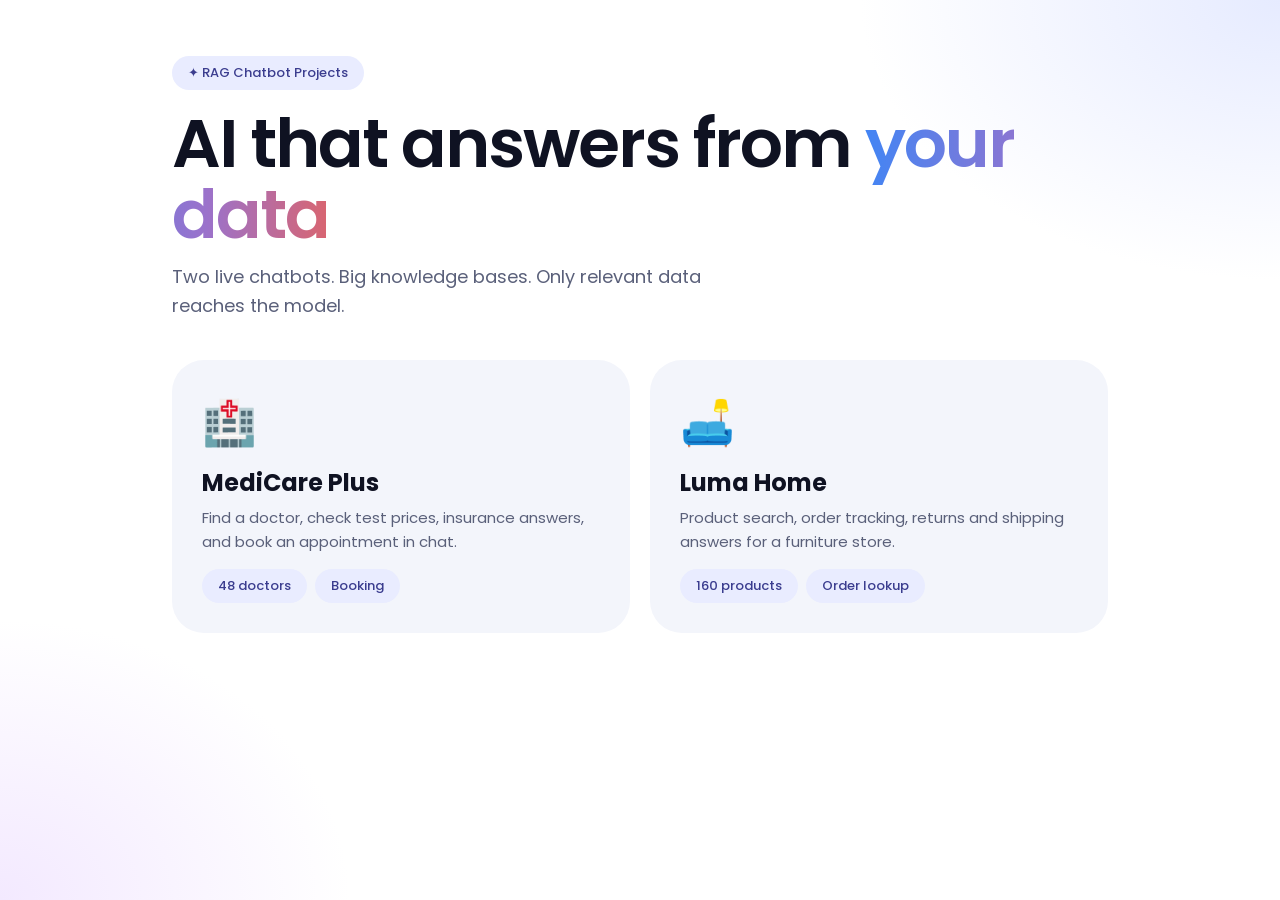
<file: deskmind-rag 2/index.html>
<!DOCTYPE html><html lang="en"><head><meta charset="utf-8"><meta name="viewport" content="width=device-width,initial-scale=1"><title>DeskMind – AI Chatbots</title>
<link href="https://fonts.googleapis.com/css2?family=Poppins:wght@400;500;600&display=swap" rel="stylesheet"><link rel="stylesheet" href="shared.css">
<style>.w{max-width:980px;margin:0 auto;padding:56px 22px}h1{font-size:clamp(38px,7vw,68px);line-height:1.05;letter-spacing:-2px;margin:18px 0 12px;font-weight:600}
p.s{color:var(--mu);font-size:18px;max-width:560px;line-height:1.6}.gr{display:grid;grid-template-columns:repeat(auto-fit,minmax(280px,1fr));gap:20px;margin-top:40px}
a.c{display:block;text-decoration:none;color:inherit;background:var(--card);border-radius:32px;padding:30px;transition:.2s}a.c:hover{transform:translateY(-4px);box-shadow:0 20px 40px rgba(91,91,240,.15)}
.e{font-size:44px}.c h3{font-size:24px;margin:10px 0 6px}.c p{color:var(--mu);font-size:15px;line-height:1.55}.st{display:flex;gap:8px;flex-wrap:wrap;margin-top:16px}</style></head><body>
<div class="w"><span class="pill">✦ RAG Chatbot Projects</span><h1>AI that answers from <span class="g">your data</span></h1>
<p class="s">Two live chatbots. Big knowledge bases. Only relevant data reaches the model.</p>
<div class="gr"><a class="c" href="chat.html?biz=hospital"><div class="e">🏥</div><h3>MediCare Plus</h3><p>Find a doctor, check test prices, insurance answers, and book an appointment in chat.</p><div class="st"><span class="pill">48 doctors</span><span class="pill">Booking</span></div></a>
<a class="c" href="chat.html?biz=shop"><div class="e">🛋️</div><h3>Luma Home</h3><p>Product search, order tracking, returns and shipping answers for a furniture store.</p><div class="st"><span class="pill">160 products</span><span class="pill">Order lookup</span></div></a></div></div></body></html>
</file>
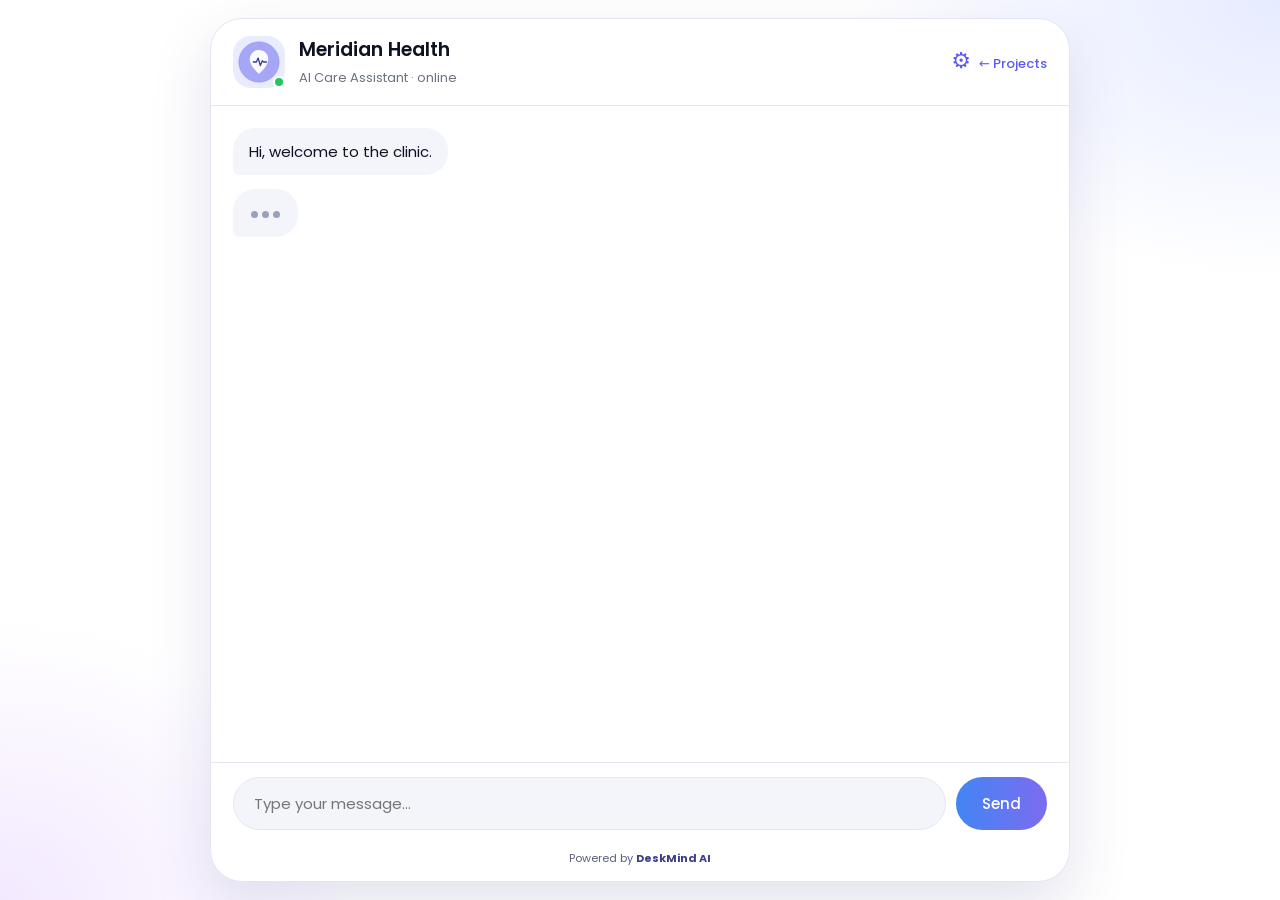
<file: deskmind-rag 2/chat.html>
<!DOCTYPE html><html lang="en"><head><meta charset="utf-8"><meta name="viewport" content="width=device-width,initial-scale=1,viewport-fit=cover"><title>DeskMind Chat</title>
<link href="https://fonts.googleapis.com/css2?family=Poppins:wght@400;500;600&display=swap" rel="stylesheet"><link rel="stylesheet" href="shared.css">
<style>
body{display:flex;justify-content:center;padding:18px}
.app{width:100%;max-width:860px;height:calc(100vh - 36px);background:#fff;border-radius:32px;box-shadow:0 24px 60px rgba(60,60,140,.15);display:flex;flex-direction:column;overflow:hidden;border:1px solid var(--bd)}
.hd{display:flex;align-items:center;gap:14px;padding:16px 22px;border-bottom:1px solid var(--bd)}
.hd .av{width:52px;height:52px;border-radius:18px;background:var(--lav);display:grid;place-items:center}
.hd h2{font-size:19px;font-weight:600}.hd small{color:var(--mu);font-size:13px}.hd .sp{flex:1}.hd a{font-size:13px;color:var(--ac);text-decoration:none;font-weight:500}
.kb{display:flex;gap:8px;padding:10px 22px;background:var(--card);font-size:12.5px;color:var(--mu);flex-wrap:wrap}.kb b{color:var(--tx)}
#log{flex:1;overflow:auto;padding:22px;display:flex;flex-direction:column;gap:14px}
.m{max-width:80%;padding:12px 16px;border-radius:22px;font-size:15px;line-height:1.55;animation:in .25s}
.m.u{align-self:flex-end;background:linear-gradient(90deg,#4285f4,#7c6cf0);color:#fff;border-bottom-right-radius:6px}
.m.b{align-self:flex-start;background:var(--card);border-bottom-left-radius:6px}
@keyframes in{from{opacity:0;transform:translateY(8px)}}
.tk{align-self:flex-start;font-size:11.5px;color:var(--mu);margin:-8px 0 0 6px}.tk b{color:#1a8f5a}
.car{flex-shrink:0;display:flex;gap:12px;overflow-x:auto;padding:4px 22px 8px;margin:0 -22px;scroll-snap-type:x mandatory;scroll-padding-left:22px;align-self:stretch}
.cd{cursor:pointer;transition:.15s;flex:0 0 200px;scroll-snap-align:start;background:#fff;border:1px solid var(--bd);border-radius:26px;padding:16px;text-align:center;box-shadow:0 8px 20px rgba(60,60,140,.07)}
.cd .im{width:88px;height:88px;border-radius:50%;background:var(--lav);margin:0 auto 10px;overflow:hidden;display:grid;place-items:center;font-size:40px}.cd img{width:100%;height:100%;object-fit:cover}
.cd h4{font-size:15px;font-weight:600}.cd .d{font-size:12.5px;color:var(--ac);font-weight:500}.cd .x{font-size:12px;color:var(--mu);margin:6px 0 10px;line-height:1.5}
.cd button{width:100%;border:0;border-radius:99px;padding:10px;font:500 13px Poppins;color:#fff;background:linear-gradient(90deg,#4285f4,#7c6cf0);cursor:pointer}
.ch{display:flex;gap:8px;padding:0 22px 10px;flex-wrap:nowrap;overflow-x:auto}.ch button{flex:0 0 auto;border:1px solid var(--bd);background:#fff;border-radius:99px;padding:8px 14px;font:500 13px Poppins;color:#3b3d8f;cursor:pointer;opacity:0;transform:translateY(6px);animation:chipIn .5s ease forwards}.ch button:hover{background:var(--lav)}@keyframes chipIn{to{opacity:1;transform:translateY(0)}}
.hd h2{color:#0f1222}.hd small{color:#6b7280}
form{display:flex;gap:10px;padding:14px 22px 20px;border-top:1px solid var(--bd)}
input{flex:1;border:1px solid var(--bd);background:var(--card);border-radius:99px;padding:14px 20px;font:400 15px Poppins;outline:0;min-width:0}
form button{border:0;border-radius:99px;padding:0 26px;font:500 15px Poppins;color:#fff;background:linear-gradient(90deg,#4285f4,#7c6cf0);cursor:pointer}
.dots i{display:inline-block;width:7px;height:7px;margin:0 2px;border-radius:50%;background:#9aa0c0;animation:bl 1s infinite}.dots i:nth-child(2){animation-delay:.15s}.dots i:nth-child(3){animation-delay:.3s}@keyframes bl{50%{opacity:.25}}
.ok{background:#e8f8ef;border:1px solid #bfe9d0;color:#125c38}.ok b{display:block;font-size:15px;margin-bottom:4px}
#ks,#mc,#pp,#st{position:fixed;inset:0;background:rgba(15,18,34,.4);display:none;align-items:center;justify-content:center;z-index:10;padding:16px}#ks.on,#mc.on,#pp.on,#st.on{display:flex}#ks .sc,#mc .sc,#pp .sc,#st .sc{border-radius:32px}#sh{position:fixed;inset:0;background:rgba(15,18,34,.4);display:none;align-items:flex-end;justify-content:center;z-index:9}#sh.on{display:flex}
.sc{background:#fff;width:min(520px,100%);border-radius:32px 32px 0 0;padding:26px;animation:up .25s}@keyframes up{from{transform:translateY(60px);opacity:0}}
.sc h3{font-size:20px;margin-bottom:4px}.sc p{font-size:13px;color:var(--mu);margin-bottom:14px}.sc label{font-size:12px;font-weight:600;color:var(--mu);display:block;margin:12px 0 6px}
.cl{display:flex;gap:8px;flex-wrap:wrap}.cl button{border:1px solid var(--bd);background:#fff;border-radius:16px;padding:9px 14px;font:500 13px Poppins;cursor:pointer}.cl button.on{background:var(--ac);color:#fff;border-color:var(--ac)}
.sc input{width:100%;flex:none;border-radius:16px;padding:12px 16px}.sc .go{width:100%;margin-top:18px;border:0;border-radius:99px;padding:14px;font:500 15px Poppins;color:#fff;background:linear-gradient(90deg,#4285f4,#7c6cf0);cursor:pointer}.sc .go:disabled{opacity:.4}
.pr{display:flex;align-items:center;gap:12px}.pr img{width:48px;height:48px;border-radius:50%;object-fit:cover;background:var(--lav)}.pr b{font-size:14px}.pr small{display:block;color:var(--mu);font-size:12px}.pr .sp{flex:1}.pr button,.bulk{border:1px solid var(--bd);background:#fff;border-radius:99px;padding:7px 12px;font:500 12px Poppins;cursor:pointer;color:#3b3d8f}.bulk{padding:10px 16px;margin-bottom:12px}#pl{display:flex;flex-direction:column;gap:12px;max-height:55vh;overflow:auto}.menu a{display:block;padding:15px 18px;border-radius:18px;background:var(--card);margin-bottom:10px;font-weight:500;font-size:15px;color:#3b3d8f;text-decoration:none;cursor:pointer;user-select:none}.menu a:hover{background:var(--lav)}#log>*{flex-shrink:0}.cd:hover{transform:translateY(-3px)}.cd.sel{border-color:var(--ac);box-shadow:0 0 0 3px #d9dcff}
.tkc{align-self:flex-start;width:min(340px,100%)}.tkc canvas{width:100%;display:block;border-radius:22px;box-shadow:0 12px 30px rgba(60,60,140,.2)}
.bt{display:flex;gap:8px;margin-top:10px}.bt button{flex:1;border:1px solid var(--bd);background:#fff;border-radius:99px;padding:10px;font:500 13px Poppins;color:#3b3d8f;cursor:pointer}
.sum{background:var(--card);border-radius:20px;padding:14px 16px;font-size:14px}.sum div{display:flex;justify-content:space-between;padding:4px 0}.sum span{color:var(--mu)}.sum .t{border-top:1px dashed #cfd3ea;margin-top:6px;padding-top:8px;font-weight:600}
.bk{display:block;text-align:center;margin-top:12px;font-size:13px;color:var(--ac);text-decoration:none}.sc{max-height:92vh;overflow:auto}.st{font-size:11px;font-weight:600;color:var(--ac);margin-bottom:6px}
#mc .list{display:flex;flex-direction:column;gap:18px;max-height:70vh;overflow:auto}
body.emb{padding:0;background:#fff}body.emb .app{height:100vh;border-radius:0;border:0;box-shadow:none}
.pb{text-align:center;font-size:11px;color:var(--mu);padding:0 0 14px}.pb b{color:#3b3d8f}
@media(max-width:600px){body{padding:0}.app{height:100vh;border-radius:0;border:0}.m{max-width:90%}}
</style></head><body>
<svg width="0" height="0" style="position:absolute"><defs><symbol id="bot" viewBox="0 0 200 200"><circle cx="100" cy="100" r="92" fill="#a5a6f6"/><circle cx="100" cy="100" r="92" fill="none" stroke="#8b8cf0" stroke-width="2"/><path d="M100 46c-24 0-42 18-42 42 0 32 42 66 42 66s42-34 42-66c0-24-18-42-42-42z" fill="#fff" opacity=".95"/><path d="M74 100h14l8-18 10 34 9-22 6 6h13" fill="none" stroke="#3b3d8f" stroke-width="6" stroke-linejoin="round" stroke-linecap="round"/></symbol></defs></svg>
<div class="app"><div class="hd"><div class="av" id="avwrap" style="position:relative"><svg width="44" height="44" id="avsvg"><use href="#bot"/></svg><i id="dot" style="position:absolute;right:0;bottom:0;width:12px;height:12px;border-radius:50%;background:#22c55e;border:2px solid #fff"></i></div><div><h2 id="nm"></h2><small id="sb"></small></div><div class="sp"></div><span id="hdlinks"></span></div>
<div class="kb" id="kb" style="display:none"></div><div id="log"></div><div class="ch" id="ch"></div>
<form id="f"><input id="q" placeholder="Type your message…" autocomplete="off"><button>Send</button></form><div class="pb">Powered by <b>DeskMind AI</b></div></div>
<div id="ks" class="ov"><div class="sc"><h3>Gemini API key</h3><p>Free key: aistudio.google.com/apikey. Saved only in this browser.</p><input id="kin" type="password" placeholder="Paste API key"><input id="kmo" placeholder="Model (optional, e.g. gemini-2.5-flash-lite)" style="margin-top:10px"><button class="go" id="ksave" type="button">Save key</button></div></div><div id="st" class="ov"><div class="sc"><h3>Settings</h3><p>Admin tools for this chatbot.</p><div class="menu"><a href="#" id="gear">🔑 Gemini API key</a><a href="#" id="photos">🖼 Doctor photos</a><a href="#" id="mycards">🎫 My appointment cards</a></div></div></div><div id="pp" class="ov"><div class="sc"><h3>Doctor photos</h3><p>Upload real photos. Saved in this browser. Square crop is automatic.</p><button class="bulk" id="bulk" type="button">📁 Bulk upload (name files like ahmed-khan.jpg)</button><div id="pl"></div></div></div><div id="mc" class="ov"><div class="sc"><h3>My appointment cards</h3><p>Saved on this device.</p><div class="list" id="mcl"></div></div></div><div id="sh"><div class="sc" id="sc"></div></div>
<script>
const $=i=>document.getElementById(i),biz=new URLSearchParams(location.search).get('biz')==='shop'?'shop':'hospital';
const _q=new URLSearchParams(location.search);if(_q.get('embed'))document.body.classList.add('emb');
if(_q.get('c1')){const c1=_q.get('c1'),c2=_q.get('c2')||c1,st=document.createElement('style');
st.textContent=':root{--ac:'+c1+'}.g{background:linear-gradient(90deg,'+c1+','+c2+')!important}.hd,.m.u,form button,.sc .go,.cd button,#f button{background:linear-gradient(90deg,'+c1+','+c2+')!important}.hd h2{color:#fff!important}.hd small{color:rgba(255,255,255,.85)!important}.pill{color:'+c1+'!important}a{color:'+c1+'}';document.head.appendChild(st)}
if(_q.get('name')){document.title=_q.get('name');window.__CN=_q.get('name')}
if(_q.get('icon')){document.getElementById('avwrap').innerHTML='<img src="'+_q.get('icon')+'" style="width:44px;height:44px;border-radius:14px;object-fit:cover"><i style="position:absolute;right:-2px;bottom:-2px;width:12px;height:12px;border-radius:50%;background:#22c55e;border:2px solid #fff"></i>'}
if(_q.get('embed')){document.getElementById('hdlinks').innerHTML='<a href="#" id="setb" title="Settings" style="font-size:20px;line-height:1;opacity:.8">⚙</a>'}
else{document.getElementById('hdlinks').innerHTML='<a href="#" id="setb" title="Settings" style="font-size:22px;line-height:1">⚙</a>&nbsp;&nbsp;<a href="index.html">← Projects</a>'}
const B={hospital:{n:'Meridian Health',s:'AI Care Assistant · online',h:["Hi, welcome to "+ (window.__CN||'the clinic') +".","I can find a doctor, check prices, check insurance, or book your appointment. What do you need?"],c:['I need a dentist','Do you accept my insurance?']},
shop:{n:'Luma Home',s:'AI Shopping Assistant · online',h:["Hi, welcome to "+ (window.__CN||'our store') +".","I can help you find furniture, track an order, or answer shipping and returns. What do you need?"],c:['Grey sofa under $900','Track order ORD-1042','What is your return policy?','Pet friendly rug ideas']}}[biz];
$('nm').textContent=_q.get('name')||B.n;$('sb').textContent=B.s;document.title=B.n+' · AI Chat';

let hist=[];const log=$('log');
const scroll=()=>log.scrollTop=log.scrollHeight;
function add(t,c){const d=document.createElement('div');d.className='m '+c;d.textContent=t;log.appendChild(d);scroll();return d}
function cards(cs){const w=document.createElement('div');w.className='car';cs.forEach(c=>{const d=document.createElement('div');d.className='cd';
 if(c.type==='doctor'){d.innerHTML=`<div class="im"><img alt="" src="${PH()[c.id]||'https://api.dicebear.com/9.x/notionists/svg?seed='+encodeURIComponent(c.name)+'&backgroundColor=e9ecff'}" onerror="this.replaceWith(document.createTextNode('${c.name.split(' ').pop()[0]}'))"></div><h4>${c.name}</h4><div class="d">${c.dept}</div><div class="x">${c.exp} yrs · ★ ${c.rating} · $${c.fee}<br>${c.days.join(' · ')}</div><button>Select doctor</button>`;d.onclick=()=>pickDoc(c,d)}
 else{d.innerHTML=`<div class="im" style="border-radius:22px">${c.emoji}</div><h4>${c.name}</h4><div class="d">$${c.price}</div><div class="x">${c.cat} · ★ ${c.rating}<br>${c.stock?c.stock+' in stock':'Out of stock'}</div><button>Ask about this</button>`;d.onclick=()=>send('Tell me more about the '+c.name+' ('+c.id+')')}
 w.appendChild(d)});log.appendChild(w);scroll()}
async function send(t){t=t.trim();if(!t)return;if(!KEY()){$('ks').classList.add('on');return}$('ch').style.display='none';add(t,'u');hist.push({role:'user',text:t});$('q').value='';
 const ty=add('','b');ty.innerHTML='<span class="dots"><i></i><i></i><i></i></span>';
 try{const j=await ask();ty.remove();add(j.reply,'b');hist.push({role:'model',text:j.reply});if(j.cards&&j.cards.length)cards(j.cards);
  /* token usage hidden from client view */
 }catch(e){ty.textContent=e.message==='nokey'?'Add your Gemini API key first (top right).':'Error: '+e.message}}
$('f').onsubmit=e=>{e.preventDefault();send($('q').value)};
function sleep(ms){return new Promise(r=>setTimeout(r,ms))}
function typingBubble(){const d=document.createElement('div');d.className='m b';d.innerHTML='<span class="dots"><i></i><i></i><i></i></span>';log.appendChild(d);scroll();return d}
async function typeInto(el,text,speed){el.textContent='';for(let i=0;i<text.length;i++){el.textContent+=text[i];if(i%3===0)scroll();await sleep(speed)}scroll()}
async function greet(){for(const line of B.h){const d=typingBubble();await sleep(450+Math.random()*250);d.innerHTML='';await typeInto(d,line,14)}
 await sleep(350);B.c.forEach((t,i)=>{const b=document.createElement('button');b.textContent=t;b.className='chip-in';b.style.animationDelay=(i*220)+'ms';b.onclick=()=>send(t);$('ch').appendChild(b)})}
greet();
if(_q.get('embed'))document.addEventListener('keydown',e=>{if(e.key==='Escape')window.parent.postMessage('dm-close','*')});

/* engine: runs fully in browser */
const KEY=()=>{try{return localStorage.getItem('gkey')||''}catch(_){return ''}};
$('gear').onclick=e=>{e.preventDefault();$('kin').value=KEY();try{$('kmo').value=localStorage.getItem('gmodel')||''}catch(_){}$('ks').classList.add('on')};
$('ksave').onclick=()=>{try{localStorage.setItem('gkey',$('kin').value.trim());localStorage.setItem('gmodel',$('kmo').value.trim())}catch(_){}$('ks').classList.remove('on')};
const STOP=new Set('a an the is are am i me my we you your to of for in on at and or do does can could would please any with have has need want looking find show tell about what which who how'.split(' '));
const SYN={couch:'sofa',dentist:'dental dentistry',cost:'price fee',cheap:'price',refund:'return',deliver:'shipping delivery',ship:'shipping'};
const tok=x=>(x.toLowerCase().match(/[a-z0-9][a-z0-9\-]*/g)||[]).map(w=>w.length>3&&w.endsWith('s')?w.slice(0,-1):w).filter(w=>!STOP.has(w));
const SYS={hospital:"You are the AI care assistant of MediCare Plus hospital. Answer ONLY from CONTEXT. Be warm, brief (max 3 sentences). If the user wants a doctor, put up to 6 matching doctor ids in show. Never invent doctors, prices or slots. If unsure, say you will connect them to the front desk. Never give medical diagnosis.",shop:"You are the AI shopping assistant of Luma Home furniture store. Answer ONLY from CONTEXT. Be friendly, brief (max 3 sentences). When recommending products put up to 6 product ids in show. For order questions use the order record only. Never invent products, prices or policies."};
let DOCS,IDX,DF,AVG,FULL,BY;
function init(){DOCS=window.DATA;IDX=DOCS.map(d=>{const t=tok(d.text+' '+(d.name||''));const tf={};t.forEach(w=>tf[w]=(tf[w]||0)+1);return{tf,len:t.length}});DF={};IDX.forEach(x=>Object.keys(x.tf).forEach(w=>DF[w]=(DF[w]||0)+1));AVG=IDX.reduce((a,x)=>a+x.len,0)/IDX.length;FULL=Math.round(DOCS.reduce((a,d)=>a+d.text.length,0)/4);BY=Object.fromEntries(DOCS.map(d=>[d.id,d]));
 $('kb').innerHTML=`<span>📚 Knowledge base: <b>${DOCS.length} records</b></span><span>·</span><span><b>${FULL.toLocaleString()}</b> tokens</span><span>·</span><span>Only relevant records reach the AI</span>`}
function search(q,k=7){let qt=tok(q);qt=qt.concat(...qt.map(w=>tok(SYN[w]||'')));const N=DOCS.length;
 return DOCS.map((d,i)=>{const x=IDX[i];let s=0;for(const w of new Set(qt)){const f=x.tf[w];if(!f)continue;const n=DF[w];s+=Math.log(1+(N-n+.5)/(n+.5))*f*2.5/(f+1.5*(.25+.75*x.len/AVG))}return{d,s}}).filter(r=>r.s>0).sort((a,b)=>b.s-a.s).slice(0,k).map(r=>r.d)}
async function ask(){const hits=search(hist.filter(m=>m.role==='user').slice(-2).map(m=>m.text).join(' '));const ctx=hits.map(d=>`[${d.id}] ${d.text}`).join('\n');
 const contents=hist.slice(-6).map((m,i,a)=>({role:m.role==='user'?'user':'model',parts:[{text:i===a.length-1&&m.role==='user'?`CONTEXT:\n${ctx}\n\nUSER: ${m.text}`:m.text}]}));
 const body=JSON.stringify({systemInstruction:{parts:[{text:SYS[biz]+' Reply as JSON: {"reply":string,"show":[ids]}'}]},contents,generationConfig:{temperature:.3,responseMimeType:'application/json'}});
 let j,r,err;const um=(()=>{try{return localStorage.getItem('gmodel')||''}catch(_){return ''}})();for(const m of [um,'gemini-flash-lite-latest','gemini-2.5-flash-lite','gemini-flash-latest','gemini-3.6-flash'].filter(Boolean)){r=await fetch('https://generativelanguage.googleapis.com/v1beta/models/'+m+':generateContent?key='+KEY(),{method:'POST',headers:{'content-type':'application/json'},body});j=await r.json();if(r.ok)break;err=(j.error&&j.error.message)||'API error';if(/api key|permission|billing/i.test(err))break}
 if(!r.ok)throw new Error(err);
 const raw=j.candidates[0].content.parts[0].text;let p;try{p=JSON.parse(raw)}catch(_){p={reply:raw,show:[]}}
 const cards=(p.show||[]).map(id=>BY[id]).filter(d=>d&&/doctor|product/.test(d.type)).slice(0,6).map(({text,...c})=>c);const sent=(j.usageMetadata&&j.usageMetadata.promptTokenCount)||0;
 return{reply:p.reply,cards,usage:{sent,full:FULL,saved:Math.max(0,Math.round(100-sent/(FULL+300)*100))}}}
const sc=document.createElement('script');sc.src='data-'+biz+'.js';sc.onload=init;document.head.appendChild(sc);
/* doctor photos */
const PH=()=>{try{return JSON.parse(localStorage.getItem('dphotos')||'{}')}catch(_){return{}}};
const savePH=o=>{try{localStorage.setItem('dphotos',JSON.stringify(o))}catch(e){alert('Storage full. Use smaller photos.')}};
const shrink=f=>new Promise(res=>{const r=new FileReader();r.onload=()=>{const i=new Image();i.onload=()=>{const c=document.createElement('canvas');c.width=c.height=240;const m=Math.min(i.width,i.height);c.getContext('2d').drawImage(i,(i.width-m)/2,(i.height-m)*.2,m,m,0,0,240,240);res(c.toDataURL('image/jpeg',.85))};i.src=r.result};r.readAsDataURL(f)});
const norm=t=>t.toLowerCase().replace(/\.[a-z]+$/,'').replace(/[^a-z0-9]/g,'').replace(/^dr/,'');
const pick1=(accept,multi)=>new Promise(res=>{const i=document.createElement('input');i.type='file';i.accept=accept;i.multiple=!!multi;i.onchange=()=>res([...i.files]);i.click()});
function photoRows(){const l=$('pl');l.innerHTML='';const P=PH();DOCS.filter(d=>d.type==='doctor').forEach(d=>{const r=document.createElement('div');r.className='pr';
 r.innerHTML=`<img alt="" src="${P[d.id]||'https://api.dicebear.com/9.x/notionists/svg?seed='+encodeURIComponent(d.name)+'&backgroundColor=e9ecff'}"><div class="sp"><b>${d.name}</b><small>${d.dept}</small></div><button>Upload</button><button>Reset</button>`;
 r.children[2].onclick=async()=>{const f=(await pick1('image/*'))[0];if(!f)return;const o=PH();o[d.id]=await shrink(f);savePH(o);photoRows()};
 r.children[3].onclick=()=>{const o=PH();delete o[d.id];savePH(o);photoRows()};l.appendChild(r)})}
$('bulk').onclick=async()=>{const fs=await pick1('image/*',true);const o=PH();let n=0;for(const f of fs){const k=norm(f.name);const d=DOCS.find(d=>d.type==='doctor'&&(k===norm(d.name)||k.includes(norm(d.name))));if(d){o[d.id]=await shrink(f);n++}}savePH(o);photoRows();alert(n+' of '+fs.length+' photos matched.')};
$('photos').onclick=e=>{e.preventDefault();if(!DOCS)return;photoRows();$('pp').classList.add('on')};
$('pp').onclick=e=>{if(e.target.id==='pp')$('pp').classList.remove('on')};
if(biz!=='hospital'){$('photos').style.display='none';$('mycards').style.display='none'}
$('setb').onclick=e=>{e.preventDefault();$('st').classList.add('on')};$('st').onclick=e=>{if(e.target.id==='st')$('st').classList.remove('on')};['gear','photos','mycards'].forEach(i=>$(i).addEventListener('click',()=>$('st').classList.remove('on')));
/* booking flow */
let pick={};
function pickDoc(c,d){[...d.parentNode.children].forEach(x=>x.classList.remove('sel'));d.classList.add('sel');add("I'd like "+c.name,'u');hist.push({role:'user',text:'I choose '+c.name+' ('+c.dept+')'});
 const m=add('Great choice! '+c.name+' has '+c.exp+' years of experience. Pick a time that suits you.','b');hist.push({role:'model',text:m.textContent});setTimeout(()=>sheet(c),450)}
function sheet(c){pick={c,d:null,t:null,r:'General check-up',n:'',p:'',pay:'card',step:1};step()}
const PAY=[['card','💳 Card'],['wallet','📱 Wallet'],['ins','🛡 Insurance'],['clinic','🏥 Pay at hospital']],PL={card:'Card',wallet:'Wallet',ins:'Insurance'};
function chips(id,arr,cur,fn){const w=$(id);arr.forEach(a=>{const b=document.createElement('button');b.type='button';b.textContent=a[1];if(a[0]===cur)b.classList.add('on');b.onclick=()=>{[...w.children].forEach(y=>y.classList.remove('on'));b.classList.add('on');fn(a[0],a)};w.appendChild(b)})}
function step(){const c=pick.c,S=$('sc');
 if(pick.step===1){const days=[],D=new Date();for(let i=1;i<=14&&days.length<6;i++){const x=new Date(D);x.setDate(D.getDate()+i);const w=x.toLocaleDateString('en',{weekday:'short'});if(c.days.includes(w))days.push([x.toISOString().slice(0,10),x.toLocaleDateString('en',{weekday:'short',day:'numeric',month:'short'})])}
  S.innerHTML=`<div class="st">STEP 1 OF 2 · DETAILS</div><h3>Book ${c.name}</h3><p>${c.dept} · $${c.fee} consultation</p><label>Date</label><div class="cl" id="dl"></div><label>Time</label><div class="cl" id="tl"></div><label>Reason for visit</label><div class="cl" id="rl"></div><label>Patient name</label><input id="pn" placeholder="Full name"><label>Phone</label><input id="ph" type="tel" placeholder="+1 555 000 0000"><button class="go" id="go" type="button" disabled>Continue to payment</button>`;
  chips('dl',days,pick.d&&pick.d[0],(k,a)=>{pick.d=a;chk()});chips('tl',c.times.map(t=>[t,t]),pick.t,k=>{pick.t=k;chk()});chips('rl',['General check-up','Pain / discomfort','Follow-up','Other'].map(t=>[t,t]),pick.r,k=>pick.r=k);
  $('pn').value=pick.n;$('ph').value=pick.p;$('pn').oninput=$('ph').oninput=()=>{pick.n=$('pn').value.trim();pick.p=$('ph').value.trim();chk()};
  $('go').onclick=()=>{pick.step=2;step()};chk()}
 else{S.innerHTML=`<div class="st">STEP 2 OF 2 · PAYMENT</div><h3>Review & pay</h3><div class="sum"><div><span>Doctor</span>${c.name}</div><div><span>When</span>${pick.d[1]} · ${pick.t}</div><div><span>Patient</span>${pick.n.replace(/</g,'')}</div><div class="t"><span>Total</span>$${c.fee}</div></div><label>Payment method</label><div class="cl" id="pm"></div><button class="go" id="go" type="button"></button><a href="#" class="bk" id="bk">← Back</a>`;
  const lab=()=>$('go').textContent=pick.pay==='clinic'?'Confirm booking':'Pay $'+c.fee;chips('pm',PAY,pick.pay,k=>{pick.pay=k;lab()});lab();
  $('bk').onclick=e=>{e.preventDefault();pick.step=1;step()};$('go').onclick=()=>{$('go').disabled=true;$('go').textContent='Processing…';setTimeout(finish,pick.pay==='clinic'?400:1400)}}
 $('sh').classList.add('on')}
const chk=()=>{const g=$('go');if(g&&pick.step===1)g.disabled=!(pick.d&&pick.t&&pick.n&&pick.p.length>5)};
$('sh').onclick=e=>{if(e.target.id==='sh')$('sh').classList.remove('on')};
$('mc').onclick=e=>{if(e.target.id==='mc')$('mc').classList.remove('on')};
async function finish(){$('sh').classList.remove('on');const c=pick.c,paid=pick.pay!=='clinic';
 const b={ref:'MC-'+Math.floor(1000+Math.random()*9000),token:c.dept[0]+'-'+Math.floor(10+Math.random()*89),doc:c.name,dept:c.dept,date:pick.d[1],iso:pick.d[0],time:pick.t,patient:pick.n,phone:pick.p,reason:pick.r,fee:c.fee,paid,payLabel:PL[pick.pay]||''};
 try{const a=JSON.parse(localStorage.getItem('bookings')||'[]');a.push(b);localStorage.setItem('bookings',JSON.stringify(a))}catch(_){}
 const msg=paid?`Payment of $${c.fee} received. Your appointment is confirmed 🎉`:'Your appointment is confirmed. Please pay at the reception.';const m=add(msg,'b');
 hist.push({role:'user',text:`I booked ${b.doc} on ${b.date} at ${b.time}.`},{role:'model',text:msg+' Reference '+b.ref});
 await showCard(b,log);const n=add('Save this card. Show it at reception when you arrive. Anything else I can help with?','b');scroll()}
async function showCard(b,host){await document.fonts.load('600 20px Poppins');await document.fonts.load('400 20px Poppins');await document.fonts.load('500 20px Poppins');
 const w=document.createElement('div');w.className='tkc';const cv=drawCard(b);w.appendChild(cv);const bt=document.createElement('div');bt.className='bt';bt.innerHTML='<button>⬇ Save card</button><button>📅 Add to calendar</button>';w.appendChild(bt);
 bt.children[0].onclick=()=>cv.toBlob(x=>dl(x,b.ref+'.png'));bt.children[1].onclick=()=>dl(new Blob([ics(b)],{type:'text/calendar'}),b.ref+'.ics');host.appendChild(w);if(host===log)scroll()}
function dl(blob,n){const a=document.createElement('a');a.href=URL.createObjectURL(blob);a.download=n;a.click()}
function ics(b){const d=b.iso.replace(/-/g,'')+'T'+b.time.replace(':','')+'00';const e=new Date(new Date(b.iso+'T'+b.time+':00').getTime()+18e5),z=n=>String(n).padStart(2,'0');const E=e.getFullYear()+z(e.getMonth()+1)+z(e.getDate())+'T'+z(e.getHours())+z(e.getMinutes())+'00';
 return`BEGIN:VCALENDAR\nVERSION:2.0\nBEGIN:VEVENT\nSUMMARY:${b.doc} - MediCare Plus\nDTSTART:${d}\nDTEND:${E}\nDESCRIPTION:Ref ${b.ref} Token ${b.token}\nEND:VEVENT\nEND:VCALENDAR`}
const C39=Object.fromEntries('0:nnnwwnwnn,1:wnnwnnnnw,2:nnwwnnnnw,3:wnwwnnnnn,4:nnnwwnnnw,5:wnnwwnnnn,6:nnwwwnnnn,7:nnnwnnwnw,8:wnnwnnwnn,9:nnwwnnwnn,M:wnwnnnnwn,C:wnwnnwnnn,-:nwnnnnwnw,*:nwnnwnwnn'.split(',').map(x=>x.split(':')));
function code39(x,s,X,Y,w,h){const t='*'+s+'*',u=w/(16*t.length);let p=X;x.fillStyle='#0f1222';for(const ch of t){const q=C39[ch];for(let i=0;i<9;i++){const wd=(q[i]==='w'?3:1)*u;if(i%2===0)x.fillRect(p,Y,wd,h);p+=wd}p+=u}}
function drawCard(b){const W=720,H=1080,c=document.createElement('canvas');c.width=W;c.height=H;const x=c.getContext('2d');
 x.fillStyle='#eef1fb';x.fillRect(0,0,W,H);x.beginPath();x.roundRect(30,30,660,1020,44);x.fillStyle='#fff';x.fill();
 x.save();x.beginPath();x.roundRect(30,30,660,1020,44);x.clip();const g=x.createLinearGradient(30,0,690,0);g.addColorStop(0,'#4285f4');g.addColorStop(1,'#8b5cf6');x.fillStyle=g;x.fillRect(30,30,660,250);x.restore();
 x.beginPath();x.arc(360,118,44,0,7);x.fillStyle='#fff';x.fill();x.strokeStyle='#22a565';x.lineWidth=9;x.lineCap='round';x.lineJoin='round';x.beginPath();x.moveTo(340,118);x.lineTo(356,136);x.lineTo(384,102);x.stroke();
 x.textAlign='center';x.fillStyle='#fff';x.font='600 34px Poppins';x.fillText('Appointment Confirmed',360,224);x.font='400 20px Poppins';x.fillText('MediCare Plus',360,258);
 x.fillStyle='#0f1222';x.font='600 36px Poppins';x.fillText(b.doc,360,350);x.fillStyle='#5b5bf0';x.font='500 22px Poppins';x.fillText(b.dept,360,388);
 [['Date',b.date],['Time',b.time],['Patient',b.patient],['Reason',b.reason],['Fee','$'+b.fee],['Payment',b.paid?'Paid · '+b.payLabel:'Pay at reception']].forEach((r,i)=>{const y=450+i*62;x.textAlign='left';x.fillStyle='#7a80a0';x.font='400 22px Poppins';x.fillText(r[0],80,y);x.textAlign='right';x.fillStyle='#0f1222';x.font='500 24px Poppins';x.fillText(r[1],640,y)});
 const dy=850;x.setLineDash([10,10]);x.strokeStyle='#d5d9ee';x.lineWidth=3;x.beginPath();x.moveTo(70,dy);x.lineTo(650,dy);x.stroke();x.setLineDash([]);x.fillStyle='#eef1fb';x.beginPath();x.arc(30,dy,26,0,7);x.fill();x.beginPath();x.arc(690,dy,26,0,7);x.fill();
 code39(x,b.ref,150,885,420,72);x.textAlign='center';x.fillStyle='#0f1222';x.font='600 26px Poppins';x.fillText('Token '+b.token+'  ·  Ref '+b.ref,360,1005);x.fillStyle='#7a80a0';x.font='400 18px Poppins';x.fillText('Show this card at reception · Arrive 10 min early',360,1034);return c}
$('mycards').onclick=async e=>{e.preventDefault();const l=$('mcl');l.innerHTML='';let a=[];try{a=JSON.parse(localStorage.getItem('bookings')||'[]')}catch(_){}
 if(!a.length)l.innerHTML='<p>No cards yet.</p>';for(const b of a.slice().reverse())await showCard(b,l);$('mc').classList.add('on')};
</script></body></html>
</file>
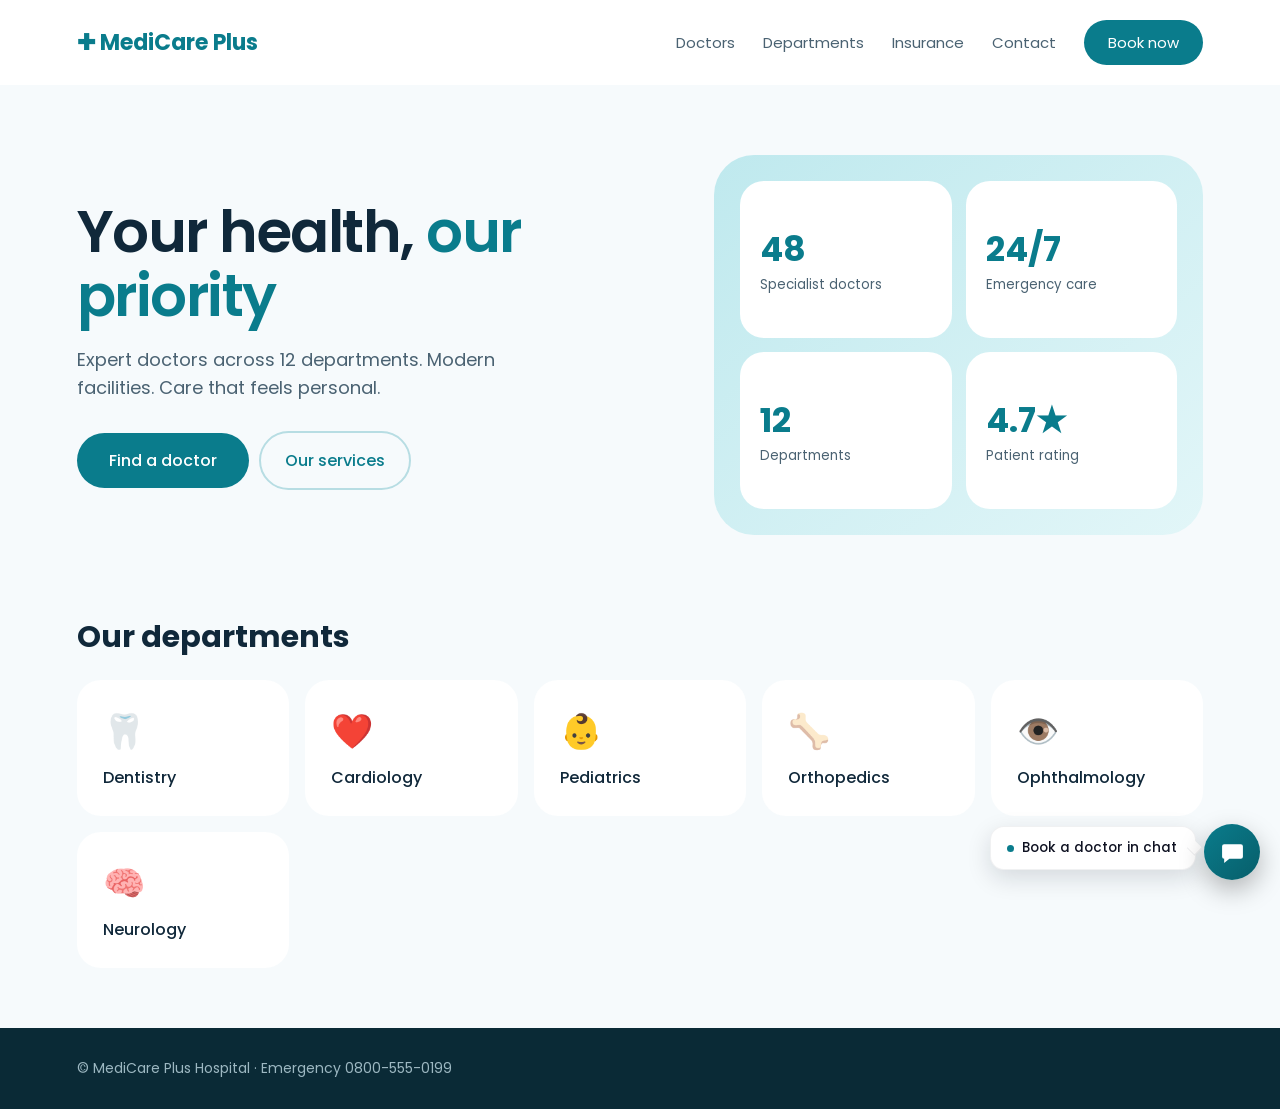
<file: deskmind-rag 2/site-hospital.html>
<!DOCTYPE html><html lang="en"><head><meta charset="utf-8"><meta name="viewport" content="width=device-width,initial-scale=1"><title>MediCare Plus Hospital</title>
<link href="https://fonts.googleapis.com/css2?family=Poppins:wght@400;500;600&display=swap" rel="stylesheet">
<style>*{box-sizing:border-box;margin:0}body{font-family:Poppins,sans-serif;color:#10283a;background:#f6fafc}
nav{display:flex;align-items:center;gap:28px;padding:20px 6%;background:#fff}nav b{font-size:22px;color:#0a7c8c;margin-right:auto}nav a{color:#4a6272;font-size:15px;text-decoration:none}nav .bt{background:#0a7c8c;color:#fff;padding:11px 24px;border-radius:99px}
.hero{display:grid;grid-template-columns:1.1fr .9fr;gap:40px;padding:70px 6% 50px;align-items:center}.hero h1{font-size:clamp(36px,5vw,58px);line-height:1.1;letter-spacing:-1.5px;font-weight:600}.hero h1 span{color:#0a7c8c}
.hero p{color:#4a6272;margin:18px 0 28px;font-size:18px;line-height:1.6;max-width:480px}.b1{display:inline-block;background:#0a7c8c;color:#fff;padding:15px 32px;border-radius:99px;font-weight:500}.b2{display:inline-block;margin-left:10px;color:#0a7c8c;padding:15px 24px;border:2px solid #b7dde3;border-radius:99px;font-weight:500}
.vis{height:380px;border-radius:40px;background:linear-gradient(140deg,#bfe9ee,#e2f6f8);display:grid;grid-template-columns:1fr 1fr;gap:14px;padding:26px}.vis div{background:#fff;border-radius:24px;padding:20px;display:flex;flex-direction:column;justify-content:center}.vis b{font-size:34px;color:#0a7c8c}.vis small{color:#4a6272}
h2{padding:30px 6% 0;font-size:30px}.gr{display:grid;grid-template-columns:repeat(auto-fit,minmax(200px,1fr));gap:16px;padding:20px 6% 60px}.gr div{background:#fff;border-radius:24px;padding:26px;font-weight:500}.gr span{display:block;font-size:34px;margin-bottom:8px}
footer{background:#0a2a36;color:#9db8c2;padding:30px 6%;font-size:14px}@media(max-width:800px){.hero{grid-template-columns:1fr}nav a:not(.bt){display:none}}</style></head><body>
<nav><b>✚ MediCare Plus</b><a>Doctors</a><a>Departments</a><a>Insurance</a><a>Contact</a><a class="bt">Book now</a></nav>
<div class="hero"><div><h1>Your health, <span>our priority</span></h1><p>Expert doctors across 12 departments. Modern facilities. Care that feels personal.</p><a class="b1">Find a doctor</a><a class="b2">Our services</a></div>
<div class="vis"><div><b>48</b><small>Specialist doctors</small></div><div><b>24/7</b><small>Emergency care</small></div><div><b>12</b><small>Departments</small></div><div><b>4.7★</b><small>Patient rating</small></div></div></div>
<h2>Our departments</h2><div class="gr"><div><span>🦷</span>Dentistry</div><div><span>❤️</span>Cardiology</div><div><span>👶</span>Pediatrics</div><div><span>🦴</span>Orthopedics</div><div><span>👁️</span>Ophthalmology</div><div><span>🧠</span>Neurology</div></div>
<footer>© MediCare Plus Hospital · Emergency 0800-555-0199</footer>
<script src="widget.js" data-biz="hospital" data-tip="Book a doctor in chat" data-color1="#0a7c8c" data-color2="#075e6a" data-name="MediCare Plus"></script></body></html>
</file>
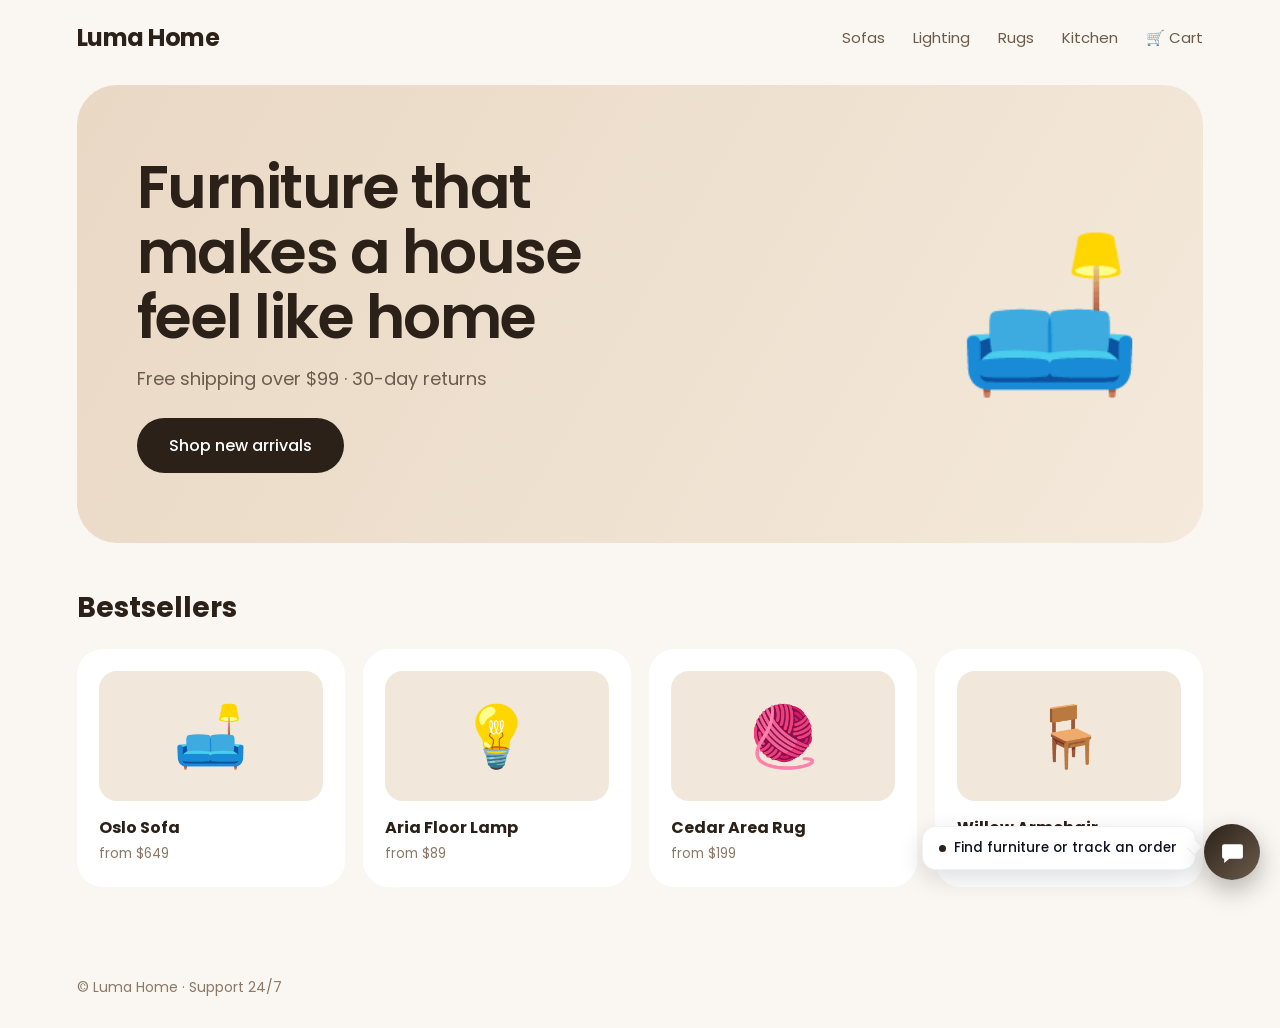
<file: deskmind-rag 2/site-shop.html>
<!DOCTYPE html><html lang="en"><head><meta charset="utf-8"><meta name="viewport" content="width=device-width,initial-scale=1"><title>Luma Home</title>
<link href="https://fonts.googleapis.com/css2?family=Poppins:wght@400;500;600&display=swap" rel="stylesheet">
<style>*{box-sizing:border-box;margin:0}body{font-family:Poppins,sans-serif;color:#2b2118;background:#faf6f1}
nav{display:flex;align-items:center;gap:28px;padding:20px 6%}nav b{font-size:24px;letter-spacing:-.5px;margin-right:auto}nav a{color:#6b5b4b;font-size:15px}
.hero{margin:10px 6% 0;border-radius:40px;background:linear-gradient(120deg,#e9d8c4,#f4e9db);padding:70px 60px;display:flex;justify-content:space-between;align-items:center;gap:20px}.hero h1{font-size:clamp(36px,5vw,60px);line-height:1.08;letter-spacing:-1.5px;font-weight:600;max-width:520px}
.hero p{margin:16px 0 26px;color:#6b5b4b;font-size:18px}.hero a{background:#2b2118;color:#fff;padding:15px 32px;border-radius:99px;font-weight:500;display:inline-block}.big{font-size:150px}
h2{padding:44px 6% 0;font-size:28px}.gr{display:grid;grid-template-columns:repeat(auto-fit,minmax(200px,1fr));gap:18px;padding:20px 6% 60px}.gr div{background:#fff;border-radius:26px;padding:22px}.gr .im{height:130px;border-radius:18px;background:#f1e7db;display:grid;place-items:center;font-size:60px;margin-bottom:14px;padding:0}.gr b{display:block}.gr small{color:#8a7967}
footer{padding:30px 6%;color:#8a7967;font-size:14px}@media(max-width:800px){.big{display:none}.hero{padding:40px 28px}}</style></head><body>
<nav><b>Luma Home</b><a>Sofas</a><a>Lighting</a><a>Rugs</a><a>Kitchen</a><a>🛒 Cart</a></nav>
<div class="hero"><div><h1>Furniture that makes a house feel like home</h1><p>Free shipping over $99 · 30-day returns</p><a>Shop new arrivals</a></div><div class="big">🛋️</div></div>
<h2>Bestsellers</h2><div class="gr"><div><div class="im">🛋️</div><b>Oslo Sofa</b><small>from $649</small></div><div><div class="im">💡</div><b>Aria Floor Lamp</b><small>from $89</small></div><div><div class="im">🧶</div><b>Cedar Area Rug</b><small>from $199</small></div><div><div class="im">🪑</div><b>Willow Armchair</b><small>from $249</small></div></div>
<footer>© Luma Home · Support 24/7</footer>
<script src="widget.js" data-biz="shop" data-tip="Find furniture or track an order" data-color1="#2b2118" data-color2="#6b5b4b" data-name="Luma Home"></script></body></html>
</file>
<file: deskmind-rag 2/shared.css>
:root{--bg:#fff;--tx:#0f1222;--mu:#5a607a;--card:#f3f5fb;--lav:#e9ecff;--ac:#5b5bf0;--bd:#e4e7f2;--g:linear-gradient(90deg,#4285f4,#9b72cb 60%,#d96570)}
*{box-sizing:border-box;margin:0}html,body{height:100%}
body{font-family:Poppins,system-ui,sans-serif;color:var(--tx);background:#fff;background-image:radial-gradient(600px 400px at 100% 0,#e6ebff,transparent 70%),radial-gradient(500px 400px at 0 100%,#f3e9ff,transparent 70%);background-repeat:no-repeat}
.g{background:var(--g);-webkit-background-clip:text;background-clip:text;color:transparent}
.pill{display:inline-block;padding:7px 16px;border-radius:99px;background:var(--lav);font-weight:500;font-size:13px;color:#3b3d8f}
</file>
